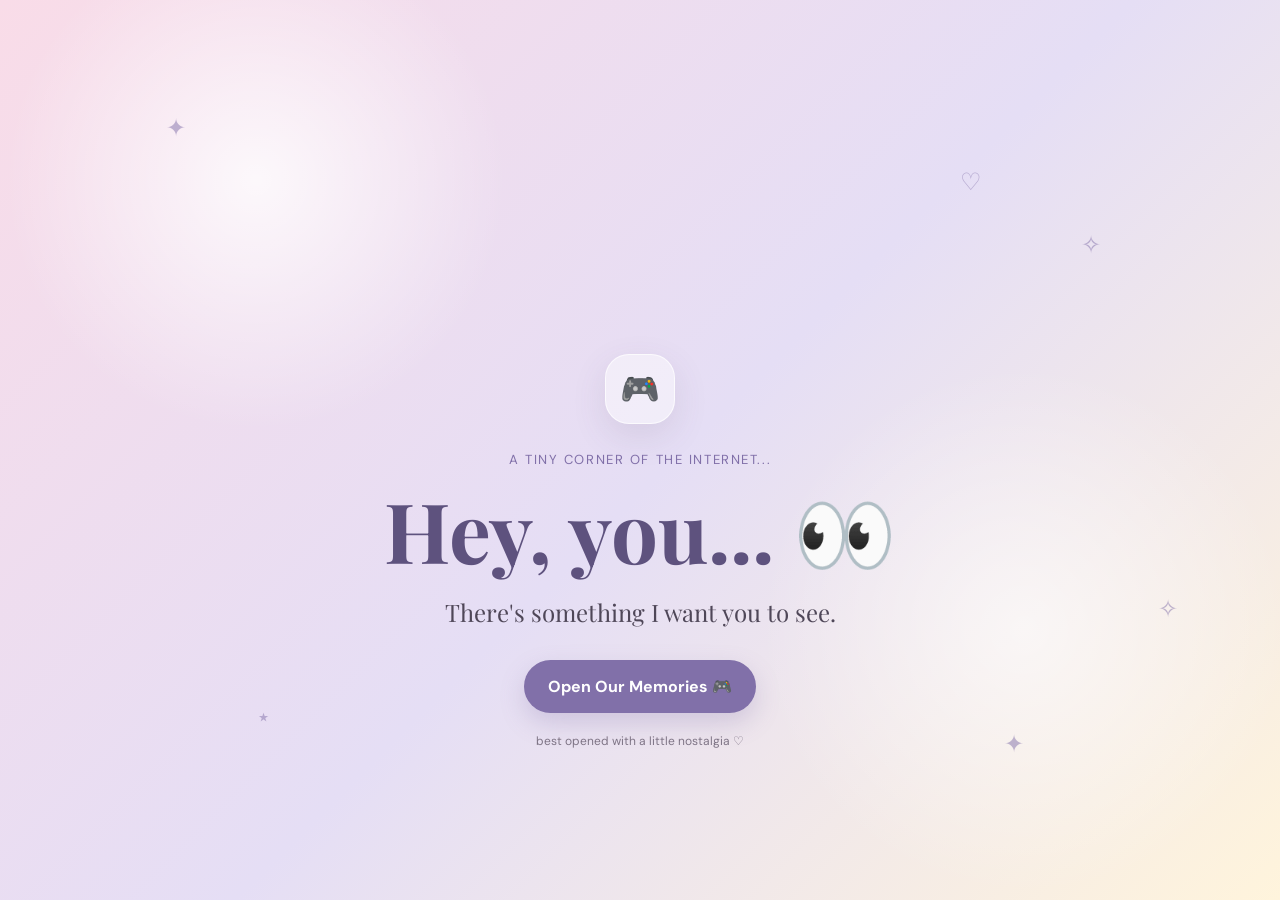
<file: index.html>
<!DOCTYPE html>
<html lang="en">
<head>
    <meta charset="UTF-8">
    <meta name="viewport" content="width=device-width, initial-scale=1.0">

    <meta
        name="description"
        content="Our Roblox Memories — a tiny digital scrapbook made for our Roblox friendship."
    >

    <title>Our Roblox Memories 🎮</title>

    <!-- Google Fonts: maximum 2 fonts -->
    <link rel="preconnect" href="https://fonts.googleapis.com">
    <link rel="preconnect" href="https://fonts.gstatic.com" crossorigin>
    <link
        href="https://fonts.googleapis.com/css2?family=DM+Sans:wght@400;500;600;700&family=Playfair+Display:wght@500;600;700&display=swap"
        rel="stylesheet"
    >
    <link rel="stylesheet" href="css/style.css">
</head>

<body>

    <!-- =====================================================
         DECORATIVE FLOATING ELEMENTS
    ====================================================== -->
    <div class="floating-decorations" aria-hidden="true">
        <span class="float-item float-1">✦</span>
        <span class="float-item float-2">♡</span>
        <span class="float-item float-3">✧</span>
        <span class="float-item float-4">⭐</span>
        <span class="float-item float-5">✨</span>
        <span class="float-item float-6">🎮</span>
        <span class="float-item float-7">♡</span>
    </div>


    <!-- =====================================================
         OPENING SCREEN
         This IS the whole page now — no JS toggle involved,
         so it always shows correctly no matter how you land
         here (fresh visit, "Kembali ke Home" from gallery.html,
         back/forward button, etc).
    ====================================================== -->
    <div class="opening-screen" id="openingScreen">

        <div class="opening-stars" aria-hidden="true">
            <span>✦</span>
            <span>✧</span>
            <span>⋆</span>
            <span>✦</span>
            <span>♡</span>
            <span>✧</span>
        </div>

        <div class="opening-content">

            <div class="opening-game-icon" aria-hidden="true">
                🎮
            </div>

            <p class="opening-small">
                A tiny corner of the internet...
            </p>

            <h1>
                Hey, you... 👀
            </h1>

            <p class="opening-subtitle">
                There's something I want you to see.
            </p>

            <a
                href="pages/home.html"
                class="primary-button opening-button"
                id="openMemoriesBtn"
            >
                Open Our Memories 🎮
            </a>

            <p class="opening-note">
                best opened with a little nostalgia ♡
            </p>

        </div>
    </div>

</body>
</html>
</file>
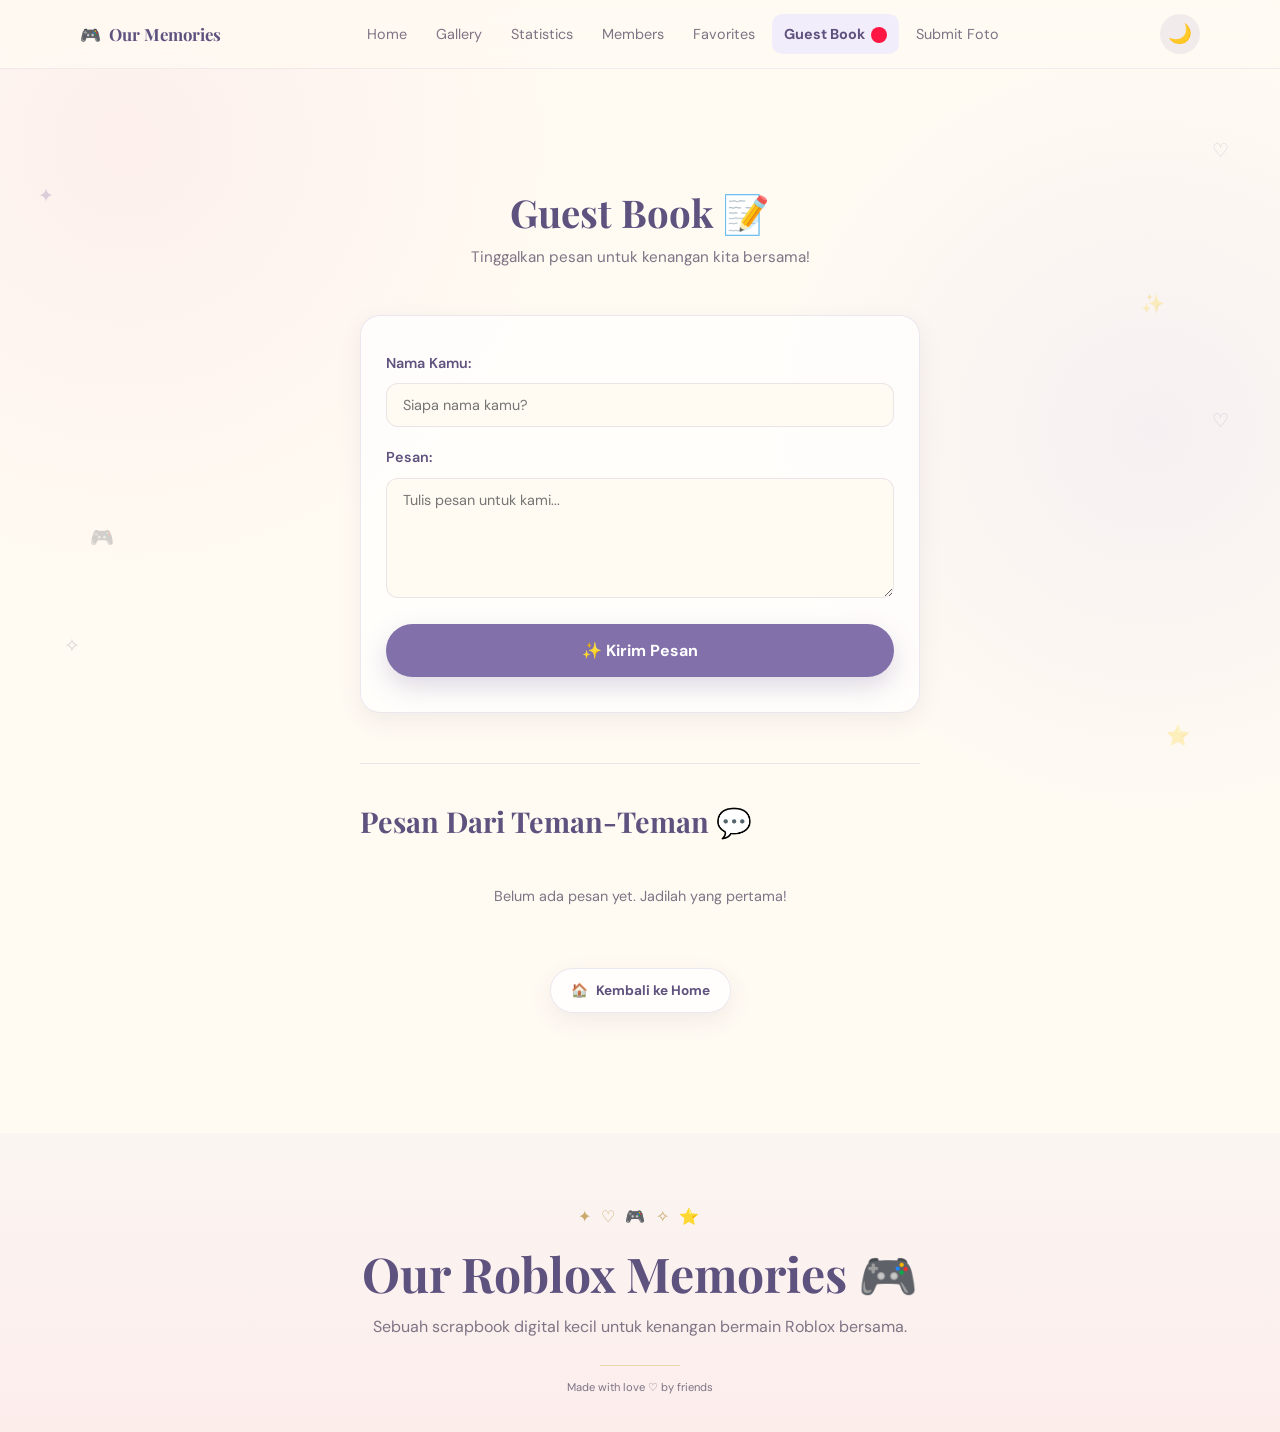
<file: pages/guestbook.html>
<!DOCTYPE html>
<html lang="en">
<head>
    <meta charset="UTF-8">
    <meta name="viewport" content="width=device-width, initial-scale=1.0">

    <meta
        name="description"
        content="Guest Book — Leave a message di Our Roblox Memories."
    >

    <title>Guest Book 📝 | Our Roblox Memories</title>

    <!-- Google Fonts: maximum 2 fonts -->
    <link rel="preconnect" href="https://fonts.googleapis.com">
    <link rel="preconnect" href="https://fonts.gstatic.com" crossorigin>
    <link
        href="https://fonts.googleapis.com/css2?family=DM+Sans:wght@400;500;600;700&family=Playfair+Display:wght@500;600;700&display=swap"
        rel="stylesheet"
    >

    <link rel="stylesheet" href="../css/style.css">
</head>

<body>

    <!-- =====================================================
         DECORATIVE FLOATING ELEMENTS
    ====================================================== -->
    <div class="floating-decorations" aria-hidden="true">
        <span class="float-item float-1">✦</span>
        <span class="float-item float-2">♡</span>
        <span class="float-item float-3">✧</span>
        <span class="float-item float-4">⭐</span>
        <span class="float-item float-5">✨</span>
        <span class="float-item float-6">🎮</span>
        <span class="float-item float-7">♡</span>
    </div>


    <!-- =====================================================
         MAIN WEBSITE
    ====================================================== -->
    <div class="site-wrapper is-visible" id="siteWrapper">

        <!-- NAVIGATION -->
        <header class="site-header">

            <nav class="navbar container" aria-label="Main navigation">

                <!-- LOGO -> back to home -->
                <a href="home.html" class="logo">
                    <span>🎮</span>
                    Our Memories
                </a>

                <!-- NAVBAR ACTIONS -->
                <button
                    class="menu-toggle"
                    id="menuToggle"
                    type="button"
                    aria-label="Open navigation menu"
                    aria-expanded="false"
                    aria-controls="navLinks"
                >
                    <span></span>
                    <span></span>
                    <span></span>
                </button>

                <div class="nav-links" id="navLinks">
                    <a href="home.html">Home</a>
                    <a href="gallery.html">Gallery</a>
                    <a href="about.html">Statistics</a>
                    <a href="members.html">Members</a>
                    <a href="favorites.html">Favorites</a>
                    <a href="guestbook.html" class="is-current">Guest Book<span class="nav-badge nav-badge-inline" id="guestbookBadge" hidden></span></a>
                    <a href="submit.html">Submit Foto</a>
                </div>

                <div class="navbar-actions">
                    <button id="darkModeToggle" class="icon-button" aria-label="Toggle dark mode" title="Dark Mode">
                        🌙
                    </button>
                </div>

            </nav>

        </header>


        <main>

            <!-- =================================================
                 GUESTBOOK SECTION
            ================================================== -->
            <section class="section guestbook-section" id="guestbookSection">

                <div class="container">

                    <div class="guestbook-hero">
                        <h1>Guest Book 📝</h1>
                        <p>Tinggalkan pesan untuk kenangan kita bersama!</p>
                    </div>

                    <!-- FORM -->
                    <div class="guestbook-form-wrap">
                        <form class="guestbook-form" id="guestbookForm">
                            <div class="form-group">
                                <label for="visitorName">Nama Kamu:</label>
                                <input type="text" id="visitorName" name="name" placeholder="Siapa nama kamu?" required>
                            </div>

                            <div class="form-group">
                                <label for="visitorMessage">Pesan:</label>
                                <textarea id="visitorMessage" name="message" placeholder="Tulis pesan untuk kami..." rows="5" required></textarea>
                            </div>

                            <button type="submit" class="primary-button">
                                ✨ Kirim Pesan
                            </button>
                        </form>
                    </div>

                    <!-- SUCCESS MESSAGE -->
                    <div class="form-success" id="formSuccess" hidden>
                        <div class="success-icon">✅</div>
                        <p>Terima kasih! Pesan kamu sudah tersimpan 💕</p>
                    </div>

                    <!-- MESSAGES DISPLAY -->
                    <div class="guestbook-messages-wrap">
                        <h2>Pesan Dari Teman-Teman 💬</h2>
                        <div class="guestbook-messages" id="guestbookMessages">
                            <!-- Messages will be injected by guestbook.js -->
                        </div>
                        <p class="guestbook-empty-note" id="guestbookEmptyNote">
                            Belum ada pesan yet. Jadilah yang pertama!
                        </p>
                    </div>

                    <!-- BACK BUTTON -->
                    <div class="guestbook-actions">
                        <a href="home.html" class="back-home-link">
                            <span>🏠</span>
                            Kembali ke Home
                        </a>
                    </div>

                </div>

            </section>

        </main>


        <!-- =====================================================
             FOOTER
        ====================================================== -->
        <footer class="site-footer">

            <div class="footer-decoration" aria-hidden="true">
                ✦ ♡ 🎮 ✧ ⭐
            </div>

            <h2>Our Roblox Memories 🎮</h2>

            <p>
                Sebuah scrapbook digital kecil untuk kenangan bermain Roblox bersama.
            </p>

            <div class="footer-line"></div>

            <small class="footer-credit">
                Made with love ♡ by friends
            </small>

        </footer>

    </div>


    <script src="../js/dark-mode.js"></script>
    <script src="../js/scroll-reveal.js"></script>
    <script src="../js/guestbook-notify.js"></script>
    <script src="../js/nav-menu.js"></script>
    <script src="../js/guestbook.js"></script>

</body>

</html>
</file>
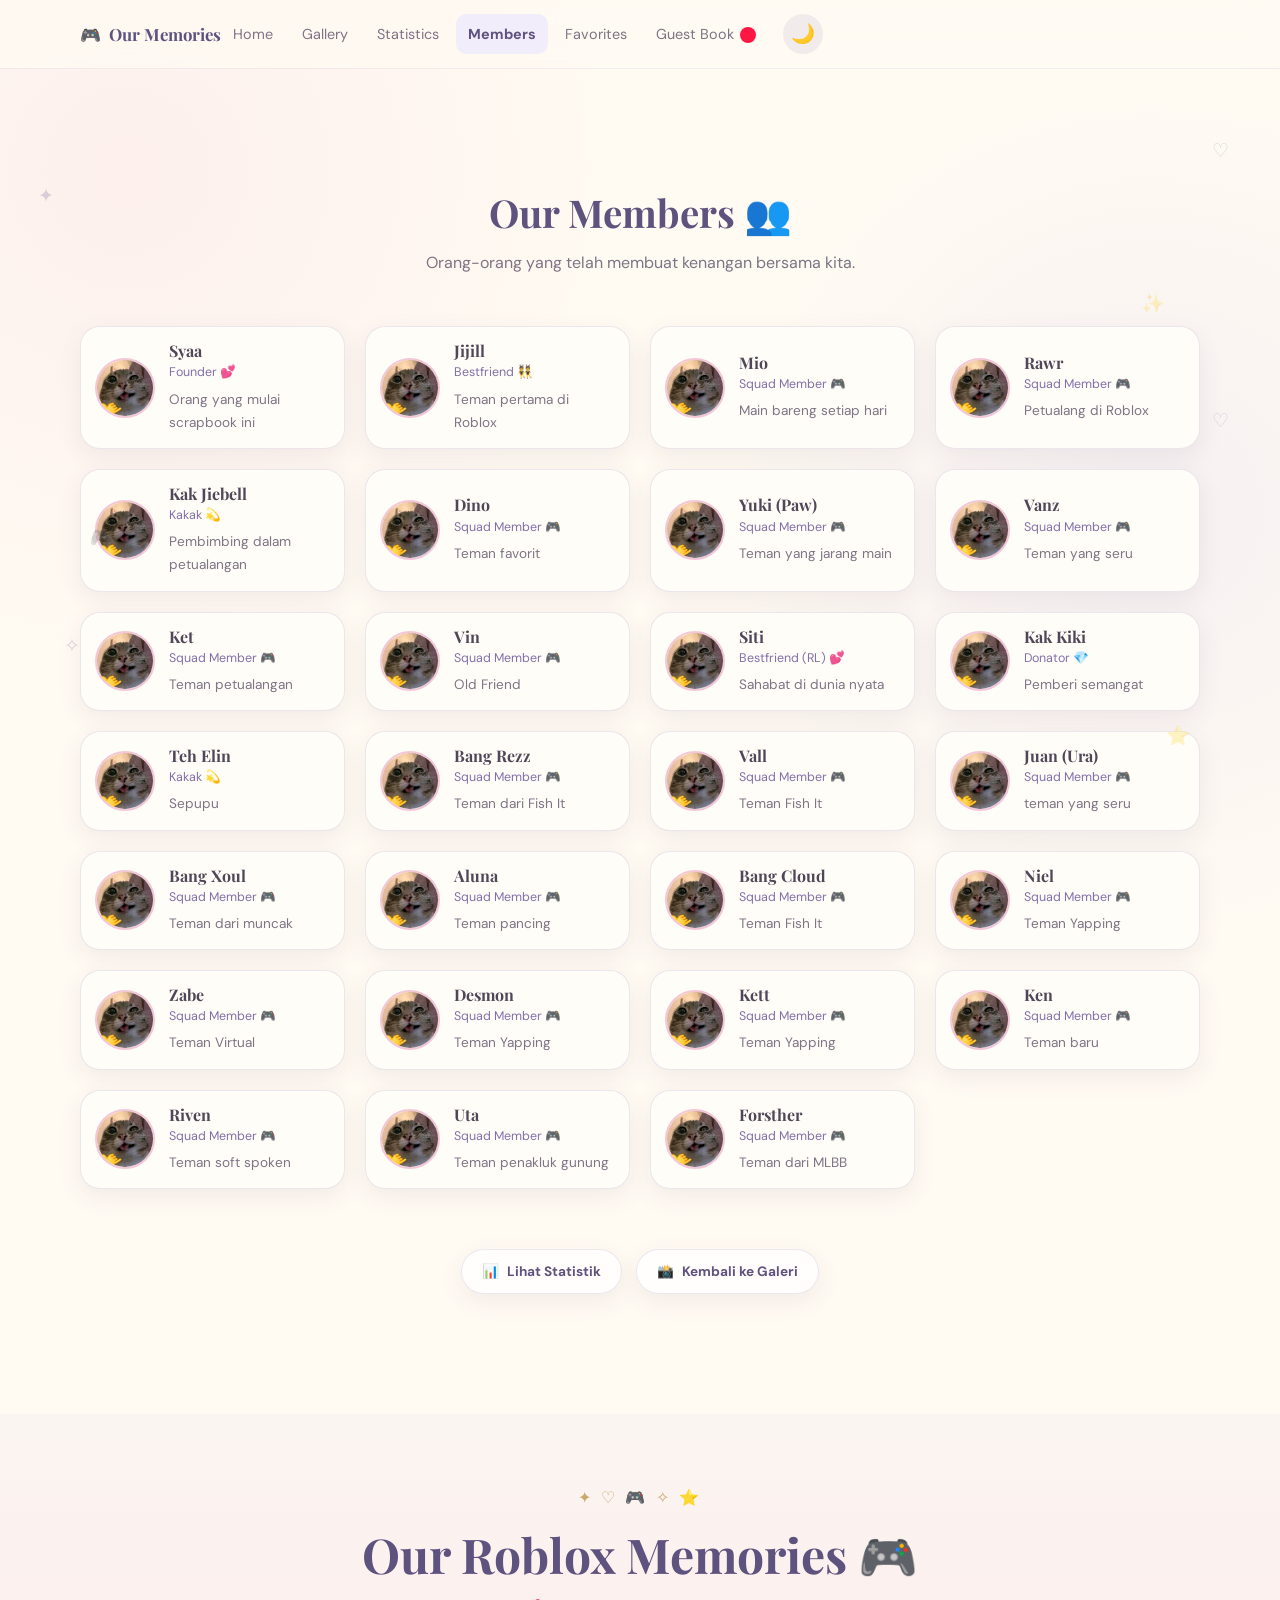
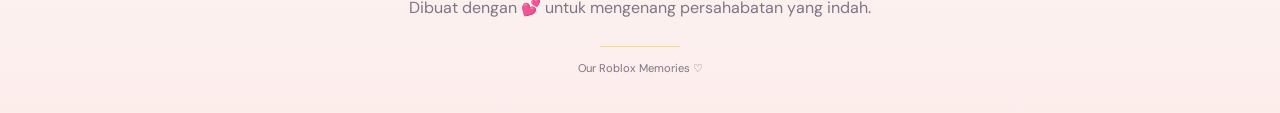
<file: pages/members.html>
<!DOCTYPE html>
<html lang="en">
<head>
    <meta charset="UTF-8">
    <meta name="viewport" content="width=device-width, initial-scale=1.0">

    <meta
        name="description"
        content="Daftar teman-teman di Our Roblox Memories."
    >

    <title>Members 👥 | Our Roblox Memories</title>

    <!-- Google Fonts: maximum 2 fonts -->
    <link rel="preconnect" href="https://fonts.googleapis.com">
    <link rel="preconnect" href="https://fonts.gstatic.com" crossorigin>
    <link
        href="https://fonts.googleapis.com/css2?family=DM+Sans:wght@400;500;600;700&family=Playfair+Display:wght@500;600;700&display=swap"
        rel="stylesheet"
    >

    <link rel="stylesheet" href="../css/style.css">
</head>

<body>

    <!-- =====================================================
         DECORATIVE FLOATING ELEMENTS
    ====================================================== -->
    <div class="floating-decorations" aria-hidden="true">
        <span class="float-item float-1">✦</span>
        <span class="float-item float-2">♡</span>
        <span class="float-item float-3">✧</span>
        <span class="float-item float-4">⭐</span>
        <span class="float-item float-5">✨</span>
        <span class="float-item float-6">🎮</span>
        <span class="float-item float-7">♡</span>
    </div>


    <!-- =====================================================
         MAIN WEBSITE
    ====================================================== -->
    <div class="site-wrapper is-visible" id="siteWrapper">

        <!-- NAVIGATION -->
        <header class="site-header">

            <nav class="navbar container gallery-navbar" aria-label="Main navigation">

                <!-- LOGO -> back to home -->
                <a href="home.html#memories" class="logo">
                    <span>🎮</span>
                    Our Memories
                </a>

                <!-- NAVBAR ACTIONS -->
                <button
                    class="menu-toggle"
                    id="menuToggle"
                    type="button"
                    aria-label="Open navigation menu"
                    aria-expanded="false"
                    aria-controls="navLinks"
                >
                    <span></span>
                    <span></span>
                    <span></span>
                </button>

                <div class="nav-links" id="navLinks">
                    <a href="home.html">Home</a>
                    <a href="gallery.html">Gallery</a>
                    <a href="about.html">Statistics</a>
                    <a href="members.html" class="is-current">Members</a>
                    <a href="favorites.html">Favorites</a>
                    <a href="guestbook.html">Guest Book<span class="nav-badge nav-badge-inline" id="guestbookBadge" hidden></span></a>
                </div>

                <div class="navbar-actions">
                    <button id="darkModeToggle" class="icon-button" aria-label="Toggle dark mode" title="Dark Mode">
                        🌙
                    </button>
                </div>

            </nav>

        </header>


        <main>

            <!-- =================================================
                 MEMBERS SECTION
            ================================================== -->
            <section class="section members-page-section" id="membersSection">

                <div class="container">

                    <div class="about-hero">
                        <h1>Our Members 👥</h1>
                        <p>Orang-orang yang telah membuat kenangan bersama kita.</p>
                    </div>

                    <section class="members-section">
                        <div class="members-grid" id="membersList">
                            <!-- Members with photos will be injected by members-page.js -->
                        </div>
                    </section>

                    <!-- BACK BUTTON -->
                    <div class="about-actions">
                        <a href="about.html" class="back-home-link">
                            <span>📊</span>
                            Lihat Statistik
                        </a>
                        <a href="gallery.html" class="back-home-link">
                            <span>📸</span>
                            Kembali ke Galeri
                        </a>
                    </div>

                </div>

            </section>

        </main>


        <!-- =====================================================
             FOOTER
        ====================================================== -->
        <footer class="site-footer">

            <div class="footer-decoration" aria-hidden="true">
                ✦ ♡ 🎮 ✧ ⭐
            </div>

            <h2>
                Our Roblox Memories 🎮
            </h2>

            <p>
                Dibuat dengan 💕 untuk mengenang persahabatan yang indah.
            </p>

            <div class="footer-line"></div>

            <small class="footer-credit">
                Our Roblox Memories ♡
            </small>

        </footer>

    </div>


    <script src="../js/dark-mode.js"></script>
    <script src="../js/scroll-reveal.js"></script>
    <script src="../js/guestbook-notify.js"></script>
    <script src="../js/nav-menu.js"></script>
    <script src="../js/members.js"></script>
    <script src="../js/members-page.js"></script>

</body>
</html>
</file>
<file: css/style.css>
/* =========================================================
   CSS VARIABLES
========================================================= */

:root {
    --pink: #f4c7d8;
    --pink-light: #fdebf2;
    --lavender: #dcd2f2;
    --lavender-light: #f1edfb;
    --purple: #8170a9;
    --purple-dark: #5e527e;

    --cream: #fffaf2;
    --paper: #fffdf8;
    --white: #ffffff;

    --gold: #c9a86a;
    --gold-light: #ead8ad;

    --text: #4f4758;
    --text-light: #7e7485;

    --border: rgba(129, 112, 169, 0.16);
    --shadow: 0 15px 40px rgba(87, 70, 106, 0.11);
    --shadow-soft: 0 8px 25px rgba(87, 70, 106, 0.08);

    --radius-sm: 12px;
    --radius-md: 20px;
    --radius-lg: 30px;

    --container: 1120px;

    --heading-font: "Playfair Display", Georgia, serif;
    --body-font: "DM Sans", Arial, sans-serif;
}

/* =========================================================
   DARK MODE VARIABLES
========================================================= */

body.dark-mode {
    --cream: #0f0d13;
    --paper: #1a1620;
    --white: #252030;

    --text: #f0e8f0;
    --text-light: #d4cad4;

    --border: rgba(220, 210, 242, 0.25);
    --shadow: 0 15px 40px rgba(0, 0, 0, 0.5);
    --shadow-soft: 0 8px 25px rgba(0, 0, 0, 0.2);

    color-scheme: dark;
}


/* =========================================================
   RESET
========================================================= */

* {
    box-sizing: border-box;
    margin: 0;
    padding: 0;
}

html {
    scroll-behavior: smooth;
    scroll-padding-top: 75px;
}

body {
    min-width: 320px;
    overflow-x: hidden;

    background:
        radial-gradient(circle at 10% 10%, rgba(244, 199, 216, 0.2), transparent 25%),
        radial-gradient(circle at 90% 30%, rgba(220, 210, 242, 0.25), transparent 25%),
        var(--cream);

    color: var(--text);
    font-family: var(--body-font);
    line-height: 1.7;

    transition: background-color 0.3s ease, color 0.3s ease;
}

body.dark-mode {
    background:
        radial-gradient(circle at 10% 10%, rgba(129, 112, 169, 0.15), transparent 25%),
        radial-gradient(circle at 90% 30%, rgba(220, 210, 242, 0.1), transparent 25%),
        #1a1620;
}

body.modal-open {
    overflow: hidden;
}

button,
a {
    font: inherit;
}

button {
    cursor: pointer;
}

img {
    display: block;
    max-width: 100%;
}

a {
    color: inherit;
    text-decoration: none;
}


/* =========================================================
   TYPOGRAPHY
========================================================= */

h1,
h2,
h3 {
    font-family: var(--heading-font);
    line-height: 1.2;
}

p {
    color: var(--text-light);
}

body.dark-mode p {
    color: var(--text-light);
}

body.dark-mode h1,
body.dark-mode h2,
body.dark-mode h3 {
    color: #e5dce5;
}


/* =========================================================
   UTILITY
========================================================= */

.container {
    width: min(
        calc(100% - 32px),
        var(--container)
    );

    margin-inline: auto;
}

.section {
    position: relative;
    padding: 90px 0;
}

.section-heading {
    margin-bottom: 40px;
}

.section-heading.centered {
    text-align: center;
}

.section-label {
    display: inline-block;

    margin-bottom: 10px;

    color: var(--purple);

    font-size: 0.72rem;
    font-weight: 700;
    letter-spacing: 0.18em;
    text-transform: uppercase;
}

body.dark-mode .section-label {
    color: #d4a8ff;
}

.section-heading h2 {
    color: var(--purple-dark);
    font-size: clamp(2rem, 8vw, 3rem);
}

body.dark-mode .section-heading h2 {
    color: #e5dce5;
}

.section-heading p {
    max-width: 560px;
    margin: 12px auto 0;
}


/* =========================================================
   OPENING SCREEN
========================================================= */

.opening-screen {
    position: fixed;
    inset: 0;
    z-index: 9999;

    display: grid;
    place-items: center;

    overflow: hidden;

    background:
        radial-gradient(
            circle at 20% 20%,
            rgba(255, 255, 255, 0.8),
            transparent 20%
        ),
        radial-gradient(
            circle at 80% 70%,
            rgba(255, 255, 255, 0.6),
            transparent 22%
        ),
        linear-gradient(
            135deg,
            #f9dce8,
            #e5def5 52%,
            #fff4dc
        );

    transition:
        opacity 0.7s ease,
        transform 0.7s ease,
        visibility 0.7s ease;
}

.opening-screen.is-hidden {
    opacity: 0;
    transform: scale(1.05);
    visibility: hidden;
    pointer-events: none;
}

.opening-content {
    position: relative;
    z-index: 2;

    width: min(
        calc(100% - 40px),
        600px
    );

    padding: 45px 25px;

    text-align: center;
}

.opening-game-icon {
    width: 70px;
    height: 70px;

    display: grid;
    place-items: center;

    margin: 0 auto 25px;

    border: 1px solid rgba(255, 255, 255, 0.7);
    border-radius: 24px;

    background: rgba(255, 255, 255, 0.45);

    box-shadow:
        0 12px 35px rgba(89, 72, 110, 0.12);

    font-size: 2rem;

    animation: gentleFloat 4s ease-in-out infinite;
}

.opening-small {
    margin-bottom: 8px;

    color: var(--purple);
    font-size: 0.82rem;
    letter-spacing: 0.12em;
    text-transform: uppercase;
}

.opening-content h1 {
    color: var(--purple-dark);
    font-size: clamp(2.7rem, 12vw, 5.2rem);
}

.opening-subtitle {
    margin-top: 12px;

    color: var(--text);
    font-family: var(--heading-font);
    font-size: clamp(1.15rem, 4vw, 1.5rem);
}

.opening-note {
    margin-top: 18px;

    color: var(--text-light);
    font-size: 0.75rem;
}

.primary-button,
.secondary-button {
    display: inline-flex;
    align-items: center;
    justify-content: center;
    gap: 8px;

    min-height: 48px;
    padding: 12px 23px;

    border: 1px solid transparent;
    border-radius: 999px;

    font-weight: 700;

    transition:
        transform 0.25s ease,
        box-shadow 0.25s ease,
        background 0.25s ease;
}

.primary-button {
    color: var(--white);
    background: var(--purple);

    box-shadow:
        0 10px 25px rgba(129, 112, 169, 0.25);
}

body.dark-mode .primary-button {
    color: #ffffff;
}

.primary-button:hover {
    transform: translateY(-3px);
    box-shadow:
        0 15px 30px rgba(129, 112, 169, 0.3);
}

.secondary-button {
    color: var(--purple-dark);
    border-color: var(--border);
    background: rgba(255, 255, 255, 0.75);

    box-shadow: var(--shadow-soft);
}

.secondary-button:hover {
    transform: translateY(-3px);
    background: var(--white);
}

.opening-button {
    margin-top: 28px;
}


/* Opening stars */

.opening-stars span {
    position: absolute;

    color: rgba(129, 112, 169, 0.5);
    font-size: 1.5rem;

    animation: twinkle 3s ease-in-out infinite;
}

.opening-stars span:nth-child(1) {
    top: 12%;
    left: 13%;
}

.opening-stars span:nth-child(2) {
    top: 25%;
    right: 14%;
    animation-delay: 0.5s;
}

.opening-stars span:nth-child(3) {
    bottom: 18%;
    left: 20%;
    animation-delay: 1s;
}

.opening-stars span:nth-child(4) {
    bottom: 15%;
    right: 20%;
    animation-delay: 1.5s;
}

.opening-stars span:nth-child(5) {
    top: 18%;
    left: 75%;
    animation-delay: 0.8s;
}

.opening-stars span:nth-child(6) {
    bottom: 30%;
    right: 8%;
    animation-delay: 1.2s;
}


/* =========================================================
   SITE WRAPPER
========================================================= */

.site-wrapper {
    position: relative;
    opacity: 0;

    transition: opacity 0.8s ease;
}

.site-wrapper.is-visible {
    opacity: 1;
}


/* =========================================================
   FLOATING DECORATIONS
========================================================= */

.floating-decorations {
    /* Disembunyikan di layar sempit (HP) — dekorasi ini didesain buat
       ngambang di ruang kosong pinggir layar desktop yang lebar. Di HP,
       konten full-width jadi nggak ada ruang kosong, hasilnya malah
       numpuk aneh di atas kartu. Dinyalain lagi di breakpoint desktop
       (lihat media query 850px di bawah). */
    display: none;

    position: fixed;
    inset: 0;

    z-index: 1;

    pointer-events: none;
}

.float-item {
    position: absolute;

    color: rgba(129, 112, 169, 0.28);
    font-size: 1.2rem;

    animation: slowFloat 7s ease-in-out infinite;
}

.float-1 {
    top: 20%;
    left: 3%;
}

.float-2 {
    top: 45%;
    right: 4%;
    animation-delay: 1s;
}

.float-3 {
    top: 70%;
    left: 5%;
    animation-delay: 2s;
}

.float-4 {
    top: 80%;
    right: 7%;
    animation-delay: 3s;
}

.float-5 {
    top: 32%;
    right: 9%;
    animation-delay: 1.5s;
}

.float-6 {
    top: 58%;
    left: 7%;
    animation-delay: 2.5s;
}

.float-7 {
    top: 15%;
    right: 4%;
    animation-delay: 3.5s;
}


/* =========================================================
   HEADER / NAVBAR
========================================================= */

.site-header {
    position: sticky;
    top: 0;
    z-index: 1000;

    border-bottom: 1px solid rgba(129, 112, 169, 0.1);

    background: rgba(255, 250, 242, 0.85);
    backdrop-filter: blur(15px);

    transition: background-color 0.3s ease, border-color 0.3s ease;
}

body.dark-mode .site-header {
    border-bottom-color: rgba(220, 210, 242, 0.15);
    background: rgba(26, 22, 32, 0.9);
}

.navbar {
    min-height: 68px;

    display: flex;
    align-items: center;
    justify-content: space-between;
}

.nav-wrapper {
    display: flex;
    align-items: center;
    gap: 15px;
    flex: 1;
}

.navbar-actions {
    display: flex;
    flex-wrap: wrap;
    justify-content: flex-end;
    align-items: center;
    gap: 6px;
    margin-left: auto;
}

.logo {
    display: inline-flex;
    align-items: center;
    gap: 8px;

    color: var(--purple-dark);

    font-family: var(--heading-font);
    font-size: 1.05rem;
    font-weight: 700;
}

.menu-toggle {
    width: 44px;
    height: 44px;

    display: flex;
    flex-direction: column;
    justify-content: center;
    align-items: center;
    gap: 5px;

    border: 0;
    border-radius: 50%;

    background: var(--lavender-light);
}

.menu-toggle span {
    width: 20px;
    height: 2px;

    border-radius: 5px;

    background: var(--purple);
    transition: transform 0.25s ease;
}

.nav-links {
    position: absolute;
    top: calc(100% + 1px);
    left: 16px;
    right: 16px;

    display: flex;
    flex-direction: column;
    gap: 5px;

    padding: 12px;

    border: 1px solid var(--border);
    border-radius: 18px;

    background: rgba(255, 253, 248, 0.97);
    box-shadow: var(--shadow);

    opacity: 0;
    visibility: hidden;
    transform: translateY(-8px);

    transition:
        opacity 0.25s ease,
        visibility 0.25s ease,
        transform 0.25s ease;
}

body.dark-mode .nav-links {
    background: rgba(26, 22, 32, 0.97);
    border-color: rgba(220, 210, 242, 0.15);
}

.nav-links.is-open {
    opacity: 1;
    visibility: visible;
    transform: translateY(0);
}

.nav-links a {
    position: relative;

    padding: 10px 12px;

    border-radius: 10px;

    color: var(--text-light);
    font-size: 0.9rem;
}

.nav-links a.is-current {
    color: var(--purple-dark);
    font-weight: 700;
    background: var(--lavender-light);
}

body.dark-mode .nav-links a.is-current {
    background: rgba(129, 112, 169, 0.2);
    color: var(--text);
}

.nav-links a:hover {
    color: var(--purple);
    background: var(--lavender-light);
}

body.dark-mode .nav-links a:hover {
    background: rgba(129, 112, 169, 0.2);
}

.icon-button {
    position: relative;

    display: inline-flex;
    align-items: center;
    justify-content: center;

    /* Ukuran default = mobile. Sekarang ada 6 ikon di navbar,
       kalau tetep 40px bakal kepenuhan & pecah ke baris ke-2
       di layar HP. Dikecilin di sini, dibalikin ke 40px di
       breakpoint desktop (850px) di bawah. */
    width: 32px;
    height: 32px;

    border: none;
    border-radius: 50%;
    background: rgba(129, 112, 169, 0.1);
    color: var(--purple-dark);
    font-size: 0.95rem;
    cursor: pointer;
    transition: all 0.25s ease;
}

.icon-button:hover {
    background: rgba(129, 112, 169, 0.2);
    transform: scale(1.08);
}

body.dark-mode .icon-button {
    background: rgba(220, 210, 242, 0.1);
    color: var(--text);
}

body.dark-mode .icon-button:hover {
    background: rgba(220, 210, 242, 0.2);
}


/* =========================================================
   HERO
========================================================= */

.hero {
    min-height: calc(100vh - 68px);

    display: grid;
    place-items: center;

    padding: 45px 0;
}

.hero-paper {
    position: relative;

    width: min(
        calc(100% - 10px),
        900px
    );

    padding: 65px 22px;

    text-align: center;

    border: 1px solid rgba(129, 112, 169, 0.13);
    border-radius: 35px;

    background:
        linear-gradient(
            rgba(255, 255, 255, 0.75),
            rgba(255, 255, 255, 0.6)
        );

    box-shadow:
        0 25px 60px rgba(100, 83, 120, 0.09);

    overflow: hidden;
}

.hero-paper::before {
    content: "";

    position: absolute;
    inset: 12px;

    border: 1px dashed rgba(201, 168, 106, 0.3);
    border-radius: 27px;

    pointer-events: none;
}

.eyebrow {
    position: relative;

    color: var(--gold);

    font-size: 0.7rem;
    font-weight: 700;
    letter-spacing: 0.18em;
    text-transform: uppercase;
}

.hero-title {
    position: relative;

    margin-top: 18px;

    color: var(--purple-dark);

    font-size: clamp(2.7rem, 13vw, 5.8rem);
}

.hero-title span {
    display: block;
    color: var(--purple);
}

.hero-tagline {
    position: relative;

    margin-top: 18px;

    color: var(--text);
    font-family: var(--heading-font);
    font-size: clamp(1.2rem, 4vw, 1.7rem);
}

.hero-description {
    position: relative;

    max-width: 480px;

    margin: 12px auto 0;

    font-size: 0.9rem;
}

.hero-decoration {
    position: relative;

    display: flex;
    justify-content: center;
    gap: 17px;

    margin-top: 30px;

    color: var(--gold);
}

.hero-decoration span:nth-child(1) {
    animation: gentleFloat 4s ease-in-out infinite;
}

.hero-decoration span:nth-child(2) {
    animation: gentleFloat 4s 0.4s ease-in-out infinite;
}

.hero-decoration span:nth-child(3) {
    animation: gentleFloat 4s 0.8s ease-in-out infinite;
}

.hero-decoration span:nth-child(4) {
    animation: gentleFloat 4s 1.2s ease-in-out infinite;
}

.hero-decoration span:nth-child(5) {
    animation: gentleFloat 4s 1.6s ease-in-out infinite;
}

.scroll-cue {
    position: relative;

    display: flex;
    flex-direction: column;
    align-items: center;

    margin-top: 45px;

    color: var(--text-light);
    font-size: 0.7rem;
    letter-spacing: 0.1em;
    text-transform: uppercase;
}

.scroll-arrow {
    margin-top: 5px;

    color: var(--purple);
    font-size: 1.2rem;

    animation: bounce 1.8s ease-in-out infinite;
}


/* =========================================================
   MESSAGE
========================================================= */

.message-section {
    padding-top: 60px;
}

.message-card {
    position: relative;

    max-width: 850px;

    margin: 0 auto;

    transform: rotate(-0.5deg);
}

.message-card-inner {
    padding: 35px 24px;

    border: 1px solid rgba(129, 112, 169, 0.15);
    border-radius: var(--radius-lg);

    background:
        linear-gradient(
            135deg,
            rgba(255, 255, 255, 0.82),
            rgba(244, 235, 249, 0.68)
        );

    box-shadow: var(--shadow);

    backdrop-filter: blur(8px);
}

.message-icon {
    margin-bottom: 18px;
    font-size: 2rem;
}

.message-text {
    max-width: 680px;
    margin: 0 auto;

    font-family: var(--heading-font);
    font-size: clamp(1.05rem, 3vw, 1.3rem);
}

.message-text p {
    margin-bottom: 18px;
}

.message-text p:last-child {
    margin-bottom: 0;
}

.message-signature {
    margin-top: 25px;

    color: var(--gold);
    font-size: 0.75rem;
    font-weight: 700;
    letter-spacing: 0.1em;
}

.tape {
    position: absolute;
    z-index: 2;

    width: 85px;
    height: 25px;

    background: rgba(234, 216, 173, 0.65);

    transform: rotate(-5deg);
}

.tape-left {
    top: -10px;
    left: 25px;
}


/* =========================================================
   MEMORY SEARCH & FILTER
========================================================= */

.memories-search-wrap {
    max-width: 500px;
    margin: 0 auto 35px;
}

.memory-search-input {
    width: 100%;
    padding: 14px 18px;

    border: 1px solid var(--border);
    border-radius: 50px;

    background: rgba(255, 255, 255, 0.8);
    color: var(--text);

    font-family: inherit;
    font-size: 0.95rem;

    transition: all 0.25s ease;
}

body.dark-mode .memory-search-input {
    background: rgba(255, 255, 255, 0.05);
    border-color: rgba(220, 210, 242, 0.2);
}

.memory-search-input:focus {
    outline: none;
    border-color: var(--purple);
    background: var(--white);
    box-shadow: 0 0 0 3px rgba(129, 112, 169, 0.1);
}

body.dark-mode .memory-search-input:focus {
    background: rgba(42, 35, 48, 0.9);
}

.favorite-btn {
    position: absolute;
    top: 10px;
    right: 10px;

    width: 38px;
    height: 38px;

    display: grid;
    place-items: center;

    border: none;
    border-radius: 50%;

    color: var(--text);
    background: rgba(255, 255, 255, 0.9);

    font-size: 1.2rem;
    cursor: pointer;

    transition: all 0.25s ease;
    z-index: 10;
}

body.dark-mode .favorite-btn {
    background: rgba(26, 22, 32, 0.9);
    color: var(--text);
}

.favorite-btn:hover {
    transform: scale(1.15);
    background: var(--white);
}

.favorite-btn.is-favorite {
    color: #ff1744;
}

.memory-photo-wrap {
    position: relative;
}

.memory-photo-wrap .favorite-btn {
    top: 8px;
    right: 8px;
}

.memories-empty-note {
    grid-column: 1 / -1;
    text-align: center;
    padding: 40px 20px;
    color: var(--text-light);
    font-size: 1rem;
}


/* =========================================================
   MEMORY GALLERY (additional)
========================================================= */

.memories-section {
    background:
        radial-gradient(
            circle at 90% 10%,
            rgba(220, 210, 242, 0.3),
            transparent 25%
        );
}

.memory-grid {
    display: grid;
    grid-template-columns: 1fr;
    gap: 30px;

    align-items: start;
}

.memory-card {
    position: relative;

    padding: 13px;

    border: 1px solid rgba(129, 112, 169, 0.12);
    border-radius: 15px;

    background: var(--paper);

    box-shadow: var(--shadow-soft);

    transition:
        transform 0.3s ease,
        box-shadow 0.3s ease;
}

.rotation-left {
    transform: rotate(-1deg);
}

.rotation-right {
    transform: rotate(1deg);
}

.memory-card:hover {
    z-index: 3;

    transform:
        translateY(-8px)
        rotate(0deg)
        scale(1.01);

    box-shadow:
        0 22px 45px rgba(87, 70, 106, 0.16);
}

.memory-photo-wrap {
    position: relative;

    overflow: hidden;

    aspect-ratio: 4 / 3;

    border-radius: 10px;

    background: var(--lavender-light);
}

.memory-photo {
    width: 100%;
    height: 100%;

    object-fit: cover;

    transition: transform 0.5s ease;
}

.memory-card:hover .memory-photo {
    transform: scale(1.05);
}

.photo-expand {
    position: absolute;
    right: 10px;
    bottom: 10px;

    width: 38px;
    height: 38px;

    display: grid;
    place-items: center;

    border: 1px solid rgba(255, 255, 255, 0.5);
    border-radius: 50%;

    color: var(--purple-dark);
    background: rgba(255, 255, 255, 0.88);

    opacity: 0;

    transition:
        opacity 0.25s ease,
        transform 0.25s ease;
}

.memory-card:hover .photo-expand,
.photo-expand:focus {
    opacity: 1;
}

.photo-expand:hover {
    transform: scale(1.08);
}

.photo-tape {
    top: 7px;
    left: 50%;

    width: 70px;
    height: 20px;

    transform: translateX(-50%) rotate(-2deg);

    opacity: 0.7;
}

.memory-content {
    padding: 18px 7px 10px;
}

.memory-game {
    display: inline-block;

    margin-bottom: 7px;

    color: var(--purple);
    font-size: 0.72rem;
    font-weight: 700;
    letter-spacing: 0.05em;
}

body.dark-mode .memory-game {
    color: #d4a8ff;
}

.memory-content h3 {
    color: var(--purple-dark);
    font-size: 1.25rem;
}

body.dark-mode .memory-content h3 {
    color: #e5dce5;
}

.memory-content time {
    display: block;

    margin-top: 7px;

    color: var(--gold);
    font-size: 0.7rem;
    font-weight: 600;
}

.memory-content p {
    margin-top: 8px;
    font-size: 0.85rem;
}

.memory-detail-link {
    display: none !important;
}

.memory-people {
    display: inline-block;

    margin-top: 10px;

    color: var(--purple-dark);
    background: rgba(129, 112, 169, 0.1);

    padding: 4px 10px;
    border-radius: 999px;

    font-size: 0.7rem;
    font-weight: 600;
}

.memory-album-link {
    display: inline-flex;
    align-items: center;

    margin-top: 12px;

    color: var(--white);
    background: var(--purple);

    padding: 7px 16px;
    border-radius: 999px;

    font-size: 0.75rem;
    font-weight: 700;
    text-decoration: none;

    transition:
        transform 0.25s ease,
        box-shadow 0.25s ease;
}

body.dark-mode .memory-album-link {
    color: #ffffff;
}

.memory-album-link:hover {
    transform: translateY(-2px);
    box-shadow: 0 10px 22px rgba(129, 112, 169, 0.3);
}

.paper-star {
    position: absolute;
    right: 18px;
    bottom: 18px;

    color: var(--gold);
    opacity: 0.7;
}

.view-more-area {
    margin-top: 40px;

    text-align: center;
}

.random-memory-area {
    margin-top: 30px;

    text-align: center;
}

.random-memory-area p {
    margin-bottom: 12px;

    font-family: var(--heading-font);
}


/* =========================================================
   GALLERY PAGE
========================================================= */

.gallery-navbar {
    justify-content: flex-start;
}

.gallery-hero {
    padding: 40px 0 10px;
    text-align: center;
}

.gallery-hero .section-label {
    display: inline-block;
}

.gallery-hero h1 {
    margin-top: 6px;

    color: var(--purple-dark);
    font-size: clamp(2.1rem, 8vw, 3.2rem);
}

.gallery-hero p {
    max-width: 560px;
    margin: 14px auto 0;
}

.gallery-grid-section {
    padding-top: 30px;
}

.gallery-hero-actions {
    display: flex;
    justify-content: flex-start;

    margin-bottom: 36px;
    margin-left: 12px;
}

.album-header {
    max-width: 620px;
    margin: 0 auto 44px;

    text-align: center;
}

.album-header h1 {
    font-family: var(--heading-font);
    font-size: clamp(1.8rem, 4vw, 2.4rem);
    color: var(--purple-dark);
}

.album-header p {
    margin-top: 10px;

    color: var(--text-light);
    font-size: 0.95rem;
}

.back-home-link {
    display: inline-flex;
    align-items: center;
    gap: 8px;

    padding: 10px 20px;

    border: 1px solid var(--border);
    border-radius: 999px;

    color: var(--purple-dark);
    background: rgba(255, 255, 255, 0.75);
    box-shadow: var(--shadow-soft);

    font-size: 0.85rem;
    font-weight: 700;

    transition:
        transform 0.25s ease,
        background 0.25s ease;
}

.back-home-link:hover {
    transform: translateY(-3px);
    background: var(--white);
}

.gallery-empty-note {
    margin-top: 30px;
    padding: 20px;

    border: 1px dashed var(--border);
    border-radius: var(--radius-sm);

    text-align: center;
    font-size: 0.85rem;
}


/* =========================================================
   GALLERY FILTERS (by year)
========================================================= */

.gallery-filters {
    display: flex;
    flex-wrap: wrap;
    justify-content: center;
    gap: 10px;

    margin-bottom: 36px;
}

.filter-chip {
    display: inline-flex;
    align-items: center;

    padding: 9px 20px;

    border: 1px solid var(--border);
    border-radius: 999px;

    background: rgba(255, 255, 255, 0.75);
    color: var(--purple-dark);

    font-family: var(--body-font);
    font-size: 0.82rem;
    font-weight: 700;

    cursor: pointer;

    transition:
        transform 0.25s ease,
        background 0.25s ease,
        color 0.25s ease,
        box-shadow 0.25s ease;
}

.filter-chip:hover {
    transform: translateY(-2px);
    background: var(--white);
    box-shadow: var(--shadow-soft);
}

.filter-chip.is-active {
    color: var(--white);
    background: var(--purple);
    border-color: var(--purple);
    box-shadow: 0 10px 25px rgba(129, 112, 169, 0.25);
}

body.dark-mode .filter-chip.is-active {
    color: #ffffff;
}

.gallery-filters-months {
    margin-top: -14px;
    margin-bottom: 30px;
}

.gallery-filters-months .filter-chip {
    padding: 6px 16px;

    font-size: 0.74rem;
    background: rgba(255, 255, 255, 0.5);
}


/* =========================================================
   TIMELINE
========================================================= */

.timeline-section {
    background:
        linear-gradient(
            180deg,
            transparent,
            rgba(244, 199, 216, 0.12),
            transparent
        );
}

.timeline {
    position: relative;

    max-width: 850px;

    margin: 0 auto;
}

.timeline::before {
    content: "";

    position: absolute;

    top: 0;
    bottom: 0;
    left: 20px;

    width: 1px;

    background:
        linear-gradient(
            var(--pink),
            var(--lavender),
            var(--gold-light)
        );
}

.timeline-item {
    position: relative;

    display: grid;
    grid-template-columns: 42px 1fr;
    gap: 18px;

    margin-bottom: 35px;
}

.timeline-item:last-child {
    margin-bottom: 0;
}

.timeline-dot {
    position: relative;
    z-index: 2;

    width: 42px;
    height: 42px;

    display: grid;
    place-items: center;

    border: 1px solid var(--border);
    border-radius: 50%;

    color: var(--purple);
    background: var(--cream);

    font-size: 0.7rem;
    font-weight: 700;
}

.timeline-card {
    padding: 20px;

    border: 1px solid var(--border);
    border-radius: 18px;

    background: rgba(255, 255, 255, 0.7);

    box-shadow: var(--shadow-soft);
}

.timeline-year {
    color: var(--gold);
    font-size: 0.7rem;
    font-weight: 700;
    letter-spacing: 0.12em;
}

.timeline-card h3 {
    margin-top: 5px;

    color: var(--purple-dark);
    font-size: 1.25rem;
}

.timeline-card p {
    margin-top: 7px;
    font-size: 0.85rem;
}


/* =========================================================
   WISHES
========================================================= */

.wishes-grid {
    display: grid;
    grid-template-columns: 1fr 1fr;
    gap: 13px;
}

.wish-card {
    min-height: 125px;

    display: flex;
    flex-direction: column;
    align-items: center;
    justify-content: center;

    padding: 18px;

    border: 1px solid var(--border);
    border-radius: 20px;

    text-align: center;

    background: rgba(255, 255, 255, 0.7);

    box-shadow: var(--shadow-soft);

    transition:
        transform 0.25s ease,
        box-shadow 0.25s ease;
}

.wish-card:hover {
    transform: translateY(-6px) rotate(-1deg);
    box-shadow: var(--shadow);
}

.wish-card span {
    font-size: 1.7rem;
}

.wish-card p {
    margin-top: 7px;

    color: var(--purple-dark);

    font-family: var(--heading-font);
    font-size: 0.95rem;
}


/* =========================================================
   SECRET SECTION
========================================================= */

.secret-section {
    padding-bottom: 80px;
}

.secret-card {
    position: relative;

    max-width: 850px;

    margin: 0 auto;

    padding: 55px 25px;

    overflow: hidden;

    border: 1px solid rgba(129, 112, 169, 0.18);
    border-radius: 35px;

    text-align: center;

    background:
        radial-gradient(
            circle at 15% 20%,
            rgba(244, 199, 216, 0.45),
            transparent 25%
        ),
        radial-gradient(
            circle at 85% 80%,
            rgba(220, 210, 242, 0.55),
            transparent 28%
        ),
        var(--white);

    box-shadow: var(--shadow);
}

.secret-card h2 {
    max-width: 650px;

    margin: 10px auto;

    color: var(--purple-dark);

    font-size: clamp(2rem, 7vw, 3.2rem);
}

.secret-card > p {
    max-width: 550px;
    margin: 0 auto 25px;
}

.secret-stars {
    margin-bottom: 20px;

    color: var(--gold);
    letter-spacing: 0.15em;

    animation: twinkle 3s ease-in-out infinite;
}


/* =========================================================
   FAVORITES PAGE
========================================================= */

.favorites-section {
    padding-top: 30px;
}

.favorites-hero {
    max-width: 620px;
    margin: 0 auto 44px;

    text-align: center;
}

.favorites-hero h1 {
    font-family: var(--heading-font);
    font-size: clamp(1.8rem, 4vw, 2.4rem);
    color: var(--purple-dark);
}

.favorites-hero p {
    margin-top: 10px;

    color: var(--text-light);
    font-size: 0.95rem;
}

.favorites-empty-note {
    margin-top: 40px;
    padding: 30px;

    text-align: center;
    font-size: 1rem;
    color: var(--text-light);
}

.favorites-empty-note a {
    display: inline-block;
    margin-top: 12px;
    padding: 10px 20px;
    border-radius: 999px;
    background: var(--purple);
    color: var(--white);
    font-weight: 700;
    transition: all 0.25s ease;
}

body.dark-mode .favorites-empty-note a {
    color: #ffffff;
}

.favorites-empty-note a:hover {
    transform: translateY(-3px);
    box-shadow: 0 10px 25px rgba(129, 112, 169, 0.25);
}

.favorites-actions {
    display: flex;
    justify-content: center;

    margin-top: 40px;
}


/* =========================================================
   GUESTBOOK PAGE
========================================================= */

.guestbook-section {
    padding-top: 30px;
}

.guestbook-hero {
    max-width: 620px;
    margin: 0 auto 44px;

    text-align: center;
}

.guestbook-hero h1 {
    font-family: var(--heading-font);
    font-size: clamp(1.8rem, 4vw, 2.4rem);
    color: var(--purple-dark);
}

.guestbook-hero p {
    margin-top: 10px;

    color: var(--text-light);
    font-size: 0.95rem;
}

.guestbook-form-wrap {
    max-width: 560px;
    margin: 0 auto 50px;

    padding: 35px 25px;

    border: 1px solid var(--border);
    border-radius: var(--radius-md);

    background: rgba(255, 255, 255, 0.7);
    box-shadow: var(--shadow-soft);
}

body.dark-mode .guestbook-form-wrap {
    background: rgba(42, 35, 48, 0.7);
}

.guestbook-form {
    display: flex;
    flex-direction: column;
    gap: 18px;
}

.form-group {
    display: flex;
    flex-direction: column;
    gap: 8px;
}

.form-group label {
    color: var(--purple-dark);
    font-weight: 600;
    font-size: 0.9rem;
}

.form-group input,
.form-group textarea {
    padding: 12px 16px;

    border: 1px solid var(--border);
    border-radius: 12px;

    background: var(--cream);
    color: var(--text);

    font-family: inherit;
    font-size: 0.9rem;

    transition: all 0.25s ease;
}

body.dark-mode .form-group input,
body.dark-mode .form-group textarea {
    background: rgba(255, 255, 255, 0.05);
    border-color: rgba(220, 210, 242, 0.2);
}

.form-group input:focus,
.form-group textarea:focus {
    outline: none;
    border-color: var(--purple);
    background: var(--paper);
    box-shadow: 0 0 0 3px rgba(129, 112, 169, 0.1);
}

.form-group textarea {
    resize: vertical;
    min-height: 120px;
}

.guestbook-form .primary-button {
    margin-top: 8px;
    width: 100%;
}

.form-success {
    max-width: 560px;
    margin: 0 auto 50px;

    padding: 30px;

    text-align: center;

    border: 1px solid rgba(76, 175, 80, 0.3);
    border-radius: var(--radius-md);

    background: rgba(76, 175, 80, 0.05);
}

.success-icon {
    font-size: 2.5rem;
    margin-bottom: 12px;
}

.form-success p {
    color: var(--text);
    font-size: 1rem;
}

.guestbook-messages-wrap {
    max-width: 560px;
    margin: 50px auto 40px;

    padding-top: 40px;

    border-top: 1px solid var(--border);
}

.guestbook-messages-wrap h2 {
    margin-bottom: 25px;

    color: var(--purple-dark);
    font-size: clamp(1.4rem, 3vw, 1.8rem);
}

.guestbook-messages {
    display: flex;
    flex-direction: column;
    gap: 18px;
}

.guestbook-message {
    padding: 18px;

    border: 1px solid var(--border);
    border-radius: var(--radius-sm);

    background: rgba(255, 255, 255, 0.5);
    box-shadow: var(--shadow-soft);
}

body.dark-mode .guestbook-message {
    background: rgba(42, 35, 48, 0.5);
}

.guestbook-message-author {
    color: var(--purple);
    font-weight: 700;
    font-size: 0.9rem;
}

.guestbook-message-date {
    color: var(--gold);
    font-size: 0.75rem;
    margin-top: 3px;
}

.guestbook-message-text {
    color: var(--text);
    margin-top: 10px;
    line-height: 1.6;
}

.guestbook-empty-note {
    text-align: center;
    color: var(--text-light);
    padding: 20px;
    font-size: 0.9rem;
}

.guestbook-actions {
    display: flex;
    justify-content: center;

    margin-top: 40px;
}


/* =========================================================
   FOOTER
========================================================= */

.site-footer {
    padding: 70px 20px 35px;

    text-align: center;

    background:
        linear-gradient(
            180deg,
            rgba(220, 210, 242, 0.12),
            rgba(244, 199, 216, 0.25)
        );
}

.footer-decoration {
    color: var(--gold);
    letter-spacing: 0.2em;
}

.site-footer h2 {
    margin-top: 15px;

    color: var(--purple-dark);

    font-size: clamp(2rem, 8vw, 3rem);
}

.site-footer p {
    margin-top: 10px;
}

.site-footer small {
    display: block;

    margin-top: 20px;

    color: var(--text-light);
    font-size: 0.7rem;
}

.footer-line {
    width: 80px;
    height: 1px;

    margin: 25px auto 0;

    background: var(--gold-light);
}

.footer-credit {
    margin-top: 12px !important;
}


/* =========================================================
   MODALS
========================================================= */

.modal {
    position: fixed;
    inset: 0;
    z-index: 9000;

    display: grid;
    place-items: center;

    padding: 18px;

    opacity: 0;
    visibility: hidden;

    transition:
        opacity 0.3s ease,
        visibility 0.3s ease;
}

.modal.is-open {
    opacity: 1;
    visibility: visible;
}

.modal-backdrop {
    position: absolute;
    inset: 0;

    background: rgba(49, 40, 58, 0.52);

    backdrop-filter: blur(7px);
}

body.dark-mode .modal-backdrop {
    background: rgba(0, 0, 0, 0.7);
}

.lightbox-content,
.random-modal-card,
.secret-modal-card {
    position: relative;
    z-index: 2;

    width: min(
        100%,
        650px
    );

    max-height: calc(100vh - 36px);

    overflow-y: auto;

    border: 1px solid rgba(255, 255, 255, 0.6);
    border-radius: 24px;

    background: var(--paper);

    box-shadow:
        0 25px 80px rgba(45, 34, 55, 0.25);

    transform: scale(0.9) translateY(15px);

    transition: transform 0.35s cubic-bezier(0.2, 0.8, 0.2, 1);
}

.modal.is-open .lightbox-content,
.modal.is-open .random-modal-card,
.modal.is-open .secret-modal-card {
    transform: scale(1) translateY(0);
}

.modal-close {
    position: absolute;
    top: 12px;
    right: 12px;

    z-index: 5;

    width: 40px;
    height: 40px;

    display: grid;
    place-items: center;

    border: 0;
    border-radius: 50%;

    color: var(--purple-dark);
    background: rgba(255, 255, 255, 0.9);

    font-size: 1.5rem;

    box-shadow: var(--shadow-soft);
}

.modal-close:hover {
    transform: rotate(5deg);
}

.lightbox-image {
    width: 100%;
    max-height: 55vh;

    object-fit: contain;

    background: var(--lavender-light);
}

.lightbox-info {
    padding: 25px;
}

.lightbox-info > span {
    color: var(--purple);
    font-size: 0.75rem;
    font-weight: 700;
}

.lightbox-info h2 {
    margin-top: 7px;

    color: var(--purple-dark);
    font-size: 1.7rem;
}

.lightbox-info time {
    display: block;

    margin-top: 5px;

    color: var(--gold);
    font-size: 0.7rem;
}

.lightbox-info p {
    margin-top: 10px;
}

.lightbox-people {
    display: inline-block;

    color: var(--purple-dark);
    background: rgba(129, 112, 169, 0.1);

    padding: 4px 10px;
    border-radius: 999px;

    font-size: 0.7rem;
    font-weight: 600;
}

.lightbox-detail-button {
    margin-top: 18px;
    width: auto;
    min-height: 42px;
    padding: 10px 18px;
    font-size: 0.78rem;
    line-height: 1.2;
    border-radius: 999px;
    background: rgba(255, 255, 255, 0.8);
    border-color: rgba(129, 112, 169, 0.18);
    color: var(--purple-dark);
    box-shadow: 0 8px 20px rgba(95, 74, 121, 0.08);
}

.lightbox-detail-button:hover {
    transform: translateY(-2px);
    background: var(--white);
}

/* Beberapa tombol/link di sini punya "display" sendiri lewat
   class-nya (.secondary-button, .memory-album-link), yang
   kalau dibiarin bisa ngalahin atribut [hidden] bawaan browser.
   Baris ini mastiin begitu di-hidden, beneran ilang. */
.lightbox-detail-button[hidden],
.memory-album-link[hidden] {
    display: none !important;
}


/* =========================================================
   RANDOM MEMORY MODAL
========================================================= */

.random-modal-card {
    padding: 40px 22px 28px;

    text-align: center;
}

.random-label {
    display: block;

    color: var(--gold);

    font-size: 0.68rem;
    font-weight: 700;
    letter-spacing: 0.16em;
}

.random-modal-card h2 {
    margin: 8px 0 20px;

    color: var(--purple-dark);
    font-size: 1.9rem;
}

.random-image {
    width: 100%;
    max-height: 300px;

    object-fit: cover;

    border-radius: 16px;
}

.random-modal-card .memory-game {
    margin-top: 18px;
}

.random-modal-card h3 {
    color: var(--purple-dark);
    font-size: 1.3rem;
}

.random-modal-card time {
    display: block;

    color: var(--gold);
    font-size: 0.7rem;
}

.random-modal-card p {
    margin: 8px 0 18px;
}

.another-memory {
    margin-top: 10px;
}


/* =========================================================
   SECRET MODAL
========================================================= */

.secret-modal-card {
    max-width: 570px;

    padding: 50px 25px 35px;

    text-align: center;
}

.secret-envelope {
    width: 72px;
    height: 72px;

    display: grid;
    place-items: center;

    margin: 0 auto 20px;

    border-radius: 22px;

    background: var(--pink-light);

    font-size: 2.2rem;

    animation: gentleFloat 3s ease-in-out infinite;
}

.secret-modal-card h2 {
    margin: 8px 0 20px;

    color: var(--purple-dark);
    font-size: 2.2rem;
}

.secret-message p {
    margin-bottom: 15px;
}

.secret-ending {
    color: var(--purple) !important;

    font-family: var(--heading-font);
    font-weight: 600;
}


/* =========================================================
   CONFETTI
========================================================= */

.confetti-container {
    position: fixed;
    inset: 0;

    z-index: 10000;

    pointer-events: none;

    overflow: hidden;
}

.confetti-piece {
    position: absolute;
    top: -20px;

    width: 8px;
    height: 14px;

    opacity: 0;

    animation: confettiFall linear forwards;
}


/* =========================================================
   SCROLL REVEAL
========================================================= */

.reveal {
    opacity: 0;
    transform: translateY(25px);

    transition:
        opacity 0.7s ease,
        transform 0.7s ease;
}

.reveal.visible {
    opacity: 1;
    transform: translateY(0);
}


/* =========================================================
   ANIMATIONS
========================================================= */

@keyframes gentleFloat {
    0%,
    100% {
        transform: translateY(0);
    }

    50% {
        transform: translateY(-8px);
    }
}

@keyframes slowFloat {
    0%,
    100% {
        transform: translateY(0) rotate(0deg);
    }

    50% {
        transform: translateY(-15px) rotate(5deg);
    }
}

@keyframes twinkle {
    0%,
    100% {
        opacity: 0.4;
        transform: scale(0.9);
    }

    50% {
        opacity: 1;
        transform: scale(1.15);
    }
}

@keyframes bounce {
    0%,
    100% {
        transform: translateY(0);
    }

    50% {
        transform: translateY(5px);
    }
}

@keyframes confettiFall {
    0% {
        opacity: 1;
        transform:
            translate3d(0, -20px, 0)
            rotate(0deg);
    }

    100% {
        opacity: 0;
        transform:
            translate3d(var(--drift), 105vh, 0)
            rotate(var(--rotation));
    }
}


/* =========================================================
   TABLET
========================================================= */

@media (min-width: 600px) {

    .container {
        width: min(
            calc(100% - 48px),
            var(--container)
        );
    }

    .hero-paper {
        padding: 90px 45px;
    }

    .message-card-inner {
        padding: 45px;
    }

    .memory-grid {
        grid-template-columns: repeat(2, 1fr);
    }

    .wishes-grid {
        grid-template-columns: repeat(3, 1fr);
        gap: 18px;
    }

    .wish-card {
        min-height: 140px;
    }

    .timeline::before {
        left: 50%;
        transform: translateX(-50%);
    }

    .timeline-item {
        grid-template-columns: 1fr 50px 1fr;
        gap: 25px;

        align-items: center;
    }

    .timeline-item:nth-child(odd) .timeline-card {
        grid-column: 1;
        grid-row: 1;
        text-align: right;
    }

    .timeline-item:nth-child(odd) .timeline-dot {
        grid-column: 2;
        grid-row: 1;
    }

    .timeline-item:nth-child(even) .timeline-card {
        grid-column: 3;
        grid-row: 1;
    }

    .timeline-item:nth-child(even) .timeline-dot {
        grid-column: 2;
        grid-row: 1;
    }

}


/* =========================================================
   DESKTOP
========================================================= */

@media (min-width: 850px) {

    .floating-decorations {
        display: block;
    }

    .icon-button {
        width: 40px;
        height: 40px;
        font-size: 1.2rem;
    }

    .navbar-actions {
        gap: 10px;
    }

    .menu-toggle {
        display: none;
    }

    .nav-wrapper {
        flex: 0;
        gap: 0;
    }

    .nav-links {
        position: static;

        display: flex;
        flex-direction: row;
        align-items: center;

        padding: 0;

        border: 0;
        border-radius: 0;

        background: transparent;
        box-shadow: none;

        opacity: 1;
        visibility: visible;
        transform: none;
    }

    .nav-links a {
        padding: 8px 12px;
    }

    .navbar-actions {
        margin-left: 15px;
    }

    .hero {
        min-height: calc(100vh - 68px);
    }

    .hero-paper {
        padding: 110px 60px;
    }

    .message-card-inner {
        padding: 55px 70px;
    }

    .memory-grid {
        grid-template-columns: repeat(3, 1fr);
        gap: 32px;
    }

    .memory-card:nth-child(4) {
        grid-column: 1 / 2;
    }

    .memory-card:nth-child(5) {
        grid-column: 2 / 3;
    }

    .random-modal-card {
        padding: 50px 40px 35px;
    }

}


/* =========================================================
   LARGE DESKTOP
========================================================= */

@media (min-width: 1200px) {

    .section {
        padding: 120px 0;
    }

    .gallery-grid-section {
        padding-top: 30px;
    }

    .memory-grid {
        grid-template-columns: repeat(3, 1fr);
        gap: 38px;
    }

    .hero-paper {
        padding: 125px 80px;
    }

}


/* =========================================================
   REDUCED MOTION
========================================================= */

@media (prefers-reduced-motion: reduce) {

    html {
        scroll-behavior: auto;
    }

    *,
    *::before,
    *::after {
        animation-duration: 0.01ms !important;
        animation-iteration-count: 1 !important;
        transition-duration: 0.01ms !important;
    }

    .reveal {
        opacity: 1;
        transform: none;
    }

}

/* =========================================================
   ABOUT PAGE — STATS, MEMBERS, TOP PEOPLE
   (previously had zero styling here, so it was unreadable in
   dark mode — everything below uses the shared CSS variables,
   so it adapts automatically with body.dark-mode)
========================================================= */

.about-hero {
    max-width: 640px;
    margin: 0 auto 50px;
    text-align: center;
}

.about-hero h1 {
    font-family: var(--heading-font);
    font-size: clamp(1.8rem, 4vw, 2.4rem);
    color: var(--purple-dark);
    margin-bottom: 14px;
}

.about-hero p {
    color: var(--text-light);
}

.stats-section,
.members-section,
.top-memories-section {
    margin-bottom: 60px;
}

.stats-section h2,
.members-section h2,
.top-memories-section h2 {
    font-family: var(--heading-font);
    font-size: clamp(1.4rem, 3vw, 1.8rem);
    color: var(--purple-dark);
    text-align: center;
    margin-bottom: 10px;
}

.members-subtitle {
    text-align: center;
    color: var(--text-light);
    margin-bottom: 30px;
}

.stats-grid {
    display: grid;
    grid-template-columns: repeat(auto-fit, minmax(140px, 1fr));
    gap: 20px;
    max-width: 720px;
    margin: 0 auto;
}

.stat-card {
    padding: 24px 16px;
    text-align: center;

    border: 1px solid var(--border);
    border-radius: var(--radius-md);

    background: var(--paper);
    box-shadow: var(--shadow-soft);

    transition: background-color 0.3s ease, border-color 0.3s ease;
}

.stat-number {
    font-family: var(--heading-font);
    font-size: 2.1rem;
    font-weight: 700;
    color: var(--purple);
}

.stat-label {
    margin-top: 6px;
    font-size: 0.85rem;
    color: var(--text-light);
}

.members-grid {
    display: grid;
    grid-template-columns: repeat(auto-fill, minmax(220px, 1fr));
    gap: 20px;
}

.member-profile-card {
    display: flex;
    align-items: center;
    gap: 14px;

    padding: 14px;

    border: 1px solid var(--border);
    border-radius: var(--radius-md);

    background: var(--paper);
    box-shadow: var(--shadow-soft);

    transition: transform 0.2s ease, background-color 0.3s ease, border-color 0.3s ease;
}

.member-profile-card:hover {
    transform: translateY(-3px);
}

.member-photo-wrap {
    flex-shrink: 0;
    width: 60px;
    height: 60px;

    border-radius: 50%;
    overflow: hidden;

    border: 2px solid var(--pink);
}

.member-photo {
    width: 100%;
    height: 100%;
    object-fit: cover;
}

.member-info {
    min-width: 0;
}

.member-name {
    font-family: var(--heading-font);
    font-size: 1rem;
    color: var(--text);
}

.member-role {
    display: block;
    font-size: 0.78rem;
    color: var(--purple);
    margin: 2px 0 4px;
}

.member-bio {
    font-size: 0.85rem;
    color: var(--text-light);
    overflow: hidden;
    text-overflow: ellipsis;
    display: -webkit-box;
    -webkit-line-clamp: 2;
    -webkit-box-orient: vertical;
}

.top-people {
    display: flex;
    flex-wrap: wrap;
    justify-content: center;
    gap: 10px;
}

.about-actions {
    display: flex;
    flex-wrap: wrap;
    justify-content: center;
    gap: 14px;
    margin-top: 40px;
}

.top-person-chip {
    padding: 8px 16px;
    border-radius: 999px;

    background: var(--lavender-light);
    color: var(--purple-dark);
    font-size: 0.85rem;
    font-weight: 600;

    border: 1px solid var(--border);
}

body.dark-mode .top-person-chip {
    background: rgba(220, 210, 242, 0.12);
    color: var(--text);
}

/* =========================================================
   GUEST BOOK NOTIFICATION BADGE
========================================================= */

.nav-badge {
    position: absolute;
    top: -2px;
    right: -2px;

    min-width: 18px;
    height: 18px;
    padding: 0 4px;

    display: flex;
    align-items: center;
    justify-content: center;

    border-radius: 999px;
    border: 2px solid var(--cream);

    background: #ff1744;
    color: #fff;
    font-size: 0.65rem;
    font-weight: 700;
    line-height: 1;
}

body.dark-mode .nav-badge {
    border-color: var(--paper);
}


/* =========================================================
   DARK MODE — TEXT-ON-LIGHT-CARD FIXES
   Banyak kartu di atas pakai background putih HARDCODE (bukan
   variabel), jadi waktu dark mode teks ganti jadi terang tapi
   kartunya tetap terang → teks nggak kebaca. Ini nambahin versi
   gelap buat tiap kartu itu, biar teksnya selalu kontras.
========================================================= */

body.dark-mode .hero-paper {
    background:
        linear-gradient(
            rgba(42, 35, 48, 0.75),
            rgba(42, 35, 48, 0.6)
        );
    border-color: rgba(220, 210, 242, 0.15);
}

body.dark-mode .message-card-inner {
    background:
        linear-gradient(
            135deg,
            rgba(42, 35, 48, 0.85),
            rgba(35, 30, 42, 0.7)
        );
    border-color: rgba(220, 210, 242, 0.15);
}

body.dark-mode .secondary-button {
    color: var(--text);
    background: rgba(42, 35, 48, 0.75);
}

body.dark-mode .back-home-link {
    color: var(--text);
    background: rgba(42, 35, 48, 0.75);
}

body.dark-mode .filter-chip {
    color: var(--text);
    background: rgba(42, 35, 48, 0.75);
}

body.dark-mode .gallery-filters-months .filter-chip {
    background: rgba(42, 35, 48, 0.5);
}

body.dark-mode .timeline-card {
    color: var(--text);
    background: rgba(42, 35, 48, 0.7);
}

body.dark-mode .wish-card {
    color: var(--text);
    background: rgba(42, 35, 48, 0.7);
}

body.dark-mode .secret-modal-card {
    border-color: rgba(220, 210, 242, 0.15);
}

body.dark-mode .photo-expand {
    background: rgba(26, 22, 32, 0.88);
    border-color: rgba(220, 210, 242, 0.15);
}

body.dark-mode .modal-close {
    background: rgba(26, 22, 32, 0.9);
    color: var(--text);
}

body.dark-mode .lightbox-detail-button {
    background: rgba(26, 22, 32, 0.8);
    color: var(--text);
}


/* =========================================================
   PHOTOS PER YEAR (about.html)
========================================================= */

.year-breakdown-section {
    margin-bottom: 60px;
}

.year-breakdown-section h2 {
    font-family: var(--heading-font);
    font-size: clamp(1.4rem, 3vw, 1.8rem);
    color: var(--purple-dark);
    text-align: center;
    margin-bottom: 24px;
}

.year-breakdown-list {
    max-width: 560px;
    margin: 0 auto;

    display: flex;
    flex-direction: column;
    gap: 14px;
}

.year-breakdown-row {
    display: grid;
    grid-template-columns: 60px 1fr 64px;
    align-items: center;
    gap: 12px;
}

.year-breakdown-label {
    font-family: var(--heading-font);
    font-weight: 700;
    color: var(--purple-dark);
}

.year-breakdown-bar-wrap {
    height: 14px;
    border-radius: 999px;
    background: rgba(129, 112, 169, 0.12);
    overflow: hidden;
}

body.dark-mode .year-breakdown-bar-wrap {
    background: rgba(220, 210, 242, 0.1);
}

.year-breakdown-bar {
    height: 100%;
    border-radius: 999px;
    background: linear-gradient(90deg, var(--purple), var(--pink));
    transition: width 0.6s ease;
}

.year-breakdown-count {
    font-size: 0.8rem;
    color: var(--text-light);
    text-align: right;
}

.top-people-note {
    text-align: center;
    color: var(--text-light);
    font-size: 0.85rem;
    max-width: 480px;
    margin: 0 auto 20px;
}


/* =========================================================
   MEMBERS PAGE
========================================================= */

.members-page-section .members-grid {
    margin-top: 10px;
}


/* =========================================================
   INLINE GUEST BOOK BADGE (nempel di teks "Guest Book" di
   dalam nav-links, bukan lagi ikon terpisah)
========================================================= */

.nav-badge-inline {
    position: static;

    display: inline-flex;
    align-items: center;
    justify-content: center;

    margin-left: 6px;

    min-width: 16px;
    height: 16px;
    padding: 0 4px;

    border: none;
    border-radius: 999px;

    background: #ff1744;
    color: #fff;
    font-size: 0.6rem;
    font-weight: 700;
    line-height: 1;

    vertical-align: middle;
}


/* =========================================================
   SUBMIT FOTO FORM
========================================================= */

.submit-form-wrap {
    max-width: 520px;
    margin: 0 auto;
}

.submit-form {
    display: flex;
    flex-direction: column;
    gap: 18px;

    padding: 28px;

    border: 1px solid var(--border);
    border-radius: var(--radius-md);

    background: var(--paper);
    box-shadow: var(--shadow-soft);
}

.submit-status {
    max-width: 520px;
    margin: 20px auto 0;
    padding: 14px 18px;

    border-radius: var(--radius-sm);
    text-align: center;
    font-size: 0.9rem;
}

.submit-status-info {
    background: rgba(129, 112, 169, 0.12);
    color: var(--purple-dark);
}

.submit-status-success {
    background: rgba(90, 190, 130, 0.15);
    color: #2f8f5b;
}

.submit-status-error {
    background: rgba(255, 90, 90, 0.15);
    color: #c0392b;
}

body.dark-mode .submit-status-info {
    background: rgba(220, 210, 242, 0.1);
    color: var(--text);
}

body.dark-mode .submit-status-success {
    background: rgba(90, 190, 130, 0.15);
    color: #7fd9a4;
}

body.dark-mode .submit-status-error {
    background: rgba(255, 90, 90, 0.18);
    color: #ff8b7a;
}
</file>
